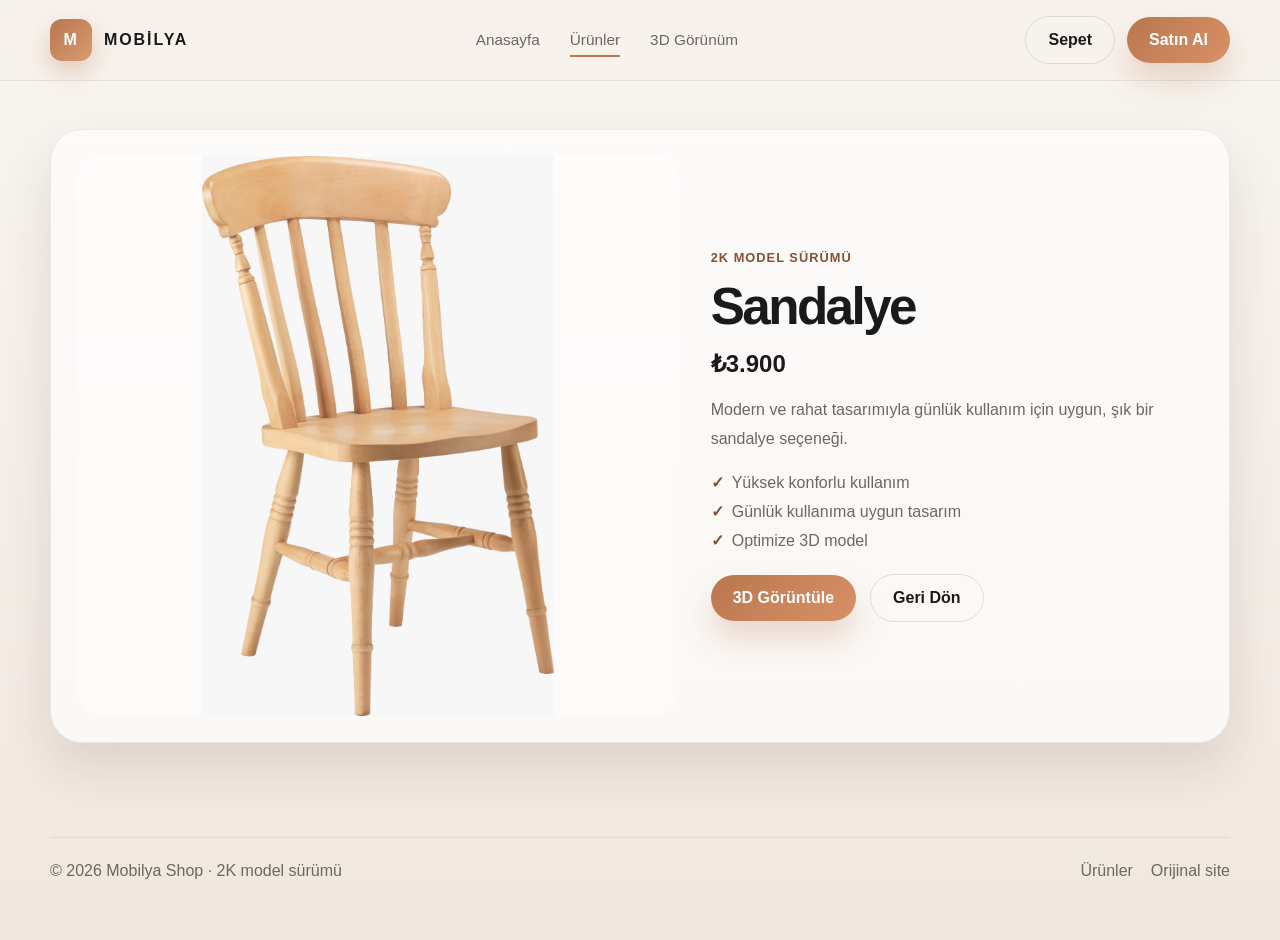
<file: product.html>
<!DOCTYPE html>
<html lang="tr">
  <head>
    <meta charset="UTF-8" />
    <meta name="viewport" content="width=device-width, initial-scale=1.0" />
    <title>Ürün Detayı | Mobilya Shop 2K</title>
    <link rel="stylesheet" href="styles.css" />
  </head>
  <body>
    <header>
      <div class="container navbar">
        <a href="index.html" class="brand" aria-label="2K ana sayfa"><span class="brand-mark">M</span><span>Mobilya</span></a>
        <nav class="nav-links" aria-label="Ana menü"><a href="index.html">Anasayfa</a><a href="index.html#products" class="active">Ürünler</a><a href="viewer.html?model=sandalye">3D Görünüm</a></nav>
        <div class="nav-actions"><button class="btn btn-secondary">Sepet</button><button class="btn btn-primary">Satın Al</button></div>
      </div>
    </header>

    <main class="product-detail">
      <div class="container">
        <div class="product-detail-card">
          <img id="productImage" src="" alt="Ürün görseli" />
          <div class="product-detail-copy">
            <span class="kicker">2K model sürümü</span>
            <h1 id="productName">Ürün adı</h1>
            <div class="price" id="productPrice">₺0</div>
            <p id="productDescription"></p>
            <ul class="feature-list"><li>Yüksek konforlu kullanım</li><li>Günlük kullanıma uygun tasarım</li><li>Optimize 3D model</li></ul>
            <div class="detail-actions"><a id="viewerLink" href="viewer.html?model=sandalye" class="btn btn-primary">3D Görüntüle</a><a href="index.html" class="btn btn-secondary">Geri Dön</a></div>
          </div>
        </div>
      </div>
    </main>

    <footer class="footer" id="contact"><div class="container footer-inner"><div>© 2026 Mobilya Shop · 2K model sürümü</div><div class="footer-links"><a href="index.html#products">Ürünler</a><a href="../index.html">Orijinal site</a></div></div></footer>

    <script>
      const products = {
        sandalye: { name: 'Sandalye', price: '₺3.900', description: 'Modern ve rahat tasarımıyla günlük kullanım için uygun, şık bir sandalye seçeneği.', image: 'sandalye.jpeg', model: 'sandalye' },
        'beige-armchair': { name: 'Beige Accent', price: '₺5.400', description: 'Krem tonlarında, sıcak ve rahat his veren modern koltuk.', image: 'armchair_PNG7062.png', model: 'teklikoltukkrem' },
        kanepe: { name: 'Kanepe', price: '₺8.900', description: 'Konforlu oturma alanı ve sade tasarımıyla salonunuza uyum sağlar.', image: 'kanepe.jfif', model: 'kanepe' },
        makyajmasasi: { name: 'Makyaj Masası', price: '₺7.500', description: 'İşlevsel depolama alanı ve zarif görünümüyle günlük hazırlık alanınıza düzen katar.', image: 'makyaj_masası.jfif', model: 'makyajmasasi' },
        baza: { name: 'Baza', price: '₺12.500', description: 'Yatak odanızda ek depolama alanı sağlayan kullanışlı baza.', image: 'baza.jpeg', model: 'baza' },
        dolap: { name: 'Dolap', price: '₺14.500', description: 'Geniş depolama alanı ve sade tasarımıyla yatak odanıza uyum sağlar.', image: 'dolap.jfif', model: 'dolap' },
        'l-koltuk': { name: 'L Koltuk', price: '₺18.900', description: 'Geniş oturma alanı ve köşe formuyla salonunuzda rahat kullanım sunar.', image: 'l_koltuk.jfif', model: 'l-koltuk' },
        sifonyer: { name: 'Şifonyer', price: '₺6.900', description: 'Günlük eşyalarınız için işlevsel çekmece alanı sunar.', image: 'şifonyer.jfif', model: 'sifonyer' }
      };

      const params = new URLSearchParams(window.location.search);
      const product = products[params.get('product')] || products.sandalye;
      document.title = product.name + ' | Mobilya Shop 2K';
      document.getElementById('productImage').src = product.image;
      document.getElementById('productImage').alt = product.name;
      document.getElementById('productName').textContent = product.name;
      document.getElementById('productPrice').textContent = product.price;
      document.getElementById('productDescription').textContent = product.description;
      document.getElementById('viewerLink').href = 'viewer.html?model=' + product.model;
    </script>
  </body>
</html>
</file>
<file: styles.css>
:root {
  --bg: #f7f2eb;
  --panel: #fffaf4;
  --card: #ffffff;
  --text: #1b1a1a;
  --muted: #6d6762;
  --primary: #b8774f;
  --primary-dark: #845133;
  --accent: #dec2a2;
  --line: rgba(27, 26, 26, 0.08);
  --shadow: 0 25px 50px rgba(66, 42, 23, 0.12);
}

* {
  box-sizing: border-box;
}

html {
  scroll-behavior: smooth;
}

body {
  margin: 0;
  font-family: "Segoe UI", Tahoma, Geneva, Verdana, sans-serif;
  background: linear-gradient(180deg, #f8f5f1 0%, #f1e7df 100%);
  color: var(--text);
}

a {
  text-decoration: none;
  color: inherit;
}

img {
  max-width: 100%;
  display: block;
}

button,
input,
textarea,
select {
  font: inherit;
}

.container {
  width: min(1180px, calc(100% - 32px));
  margin: 0 auto;
}

header {
  position: sticky;
  top: 0;
  z-index: 30;
  backdrop-filter: blur(12px);
  background: rgba(247, 242, 235, 0.8);
  border-bottom: 1px solid var(--line);
}

.navbar {
  display: flex;
  align-items: center;
  justify-content: space-between;
  min-height: 80px;
}

.brand {
  display: flex;
  align-items: center;
  gap: 12px;
  font-weight: 800;
  letter-spacing: 0.12em;
  text-transform: uppercase;
}

.brand-mark {
  width: 42px;
  height: 42px;
  border-radius: 12px;
  display: grid;
  place-items: center;
  background: linear-gradient(135deg, var(--primary), #d89b70);
  color: white;
  box-shadow: 0 10px 24px rgba(184, 119, 79, 0.35);
}

.nav-links {
  display: flex;
  align-items: center;
  gap: 30px;
  color: var(--muted);
  font-size: 0.96rem;
}

.nav-links a {
  position: relative;
}

.nav-links a::after {
  content: "";
  position: absolute;
  left: 0;
  bottom: -8px;
  width: 100%;
  height: 2px;
  background: var(--primary);
  transform: scaleX(0);
  transform-origin: left;
  transition: transform 0.25s ease;
}

.nav-links a:hover::after,
.nav-links a.active::after {
  transform: scaleX(1);
}

.nav-actions {
  display: flex;
  align-items: center;
  gap: 12px;
}

.btn {
  display: inline-flex;
  align-items: center;
  justify-content: center;
  border: none;
  border-radius: 999px;
  padding: 14px 22px;
  font-weight: 700;
  cursor: pointer;
  transition: transform 0.2s ease, box-shadow 0.2s ease;
}

.btn:hover {
  transform: translateY(-2px);
}

.btn-primary {
  background: linear-gradient(135deg, var(--primary), #d99166);
  color: white;
  box-shadow: 0 18px 30px rgba(184, 119, 79, 0.25);
}

.btn-secondary {
  background: transparent;
  border: 1px solid rgba(27, 26, 26, 0.12);
  color: var(--text);
}

.hero {
  padding: 64px 0 36px;
}

.hero-inner {
  display: grid;
  grid-template-columns: 1.1fr 0.9fr;
  align-items: center;
  gap: 48px;
}

.eyebrow {
  display: inline-flex;
  align-items: center;
  gap: 8px;
  padding: 8px 12px;
  border-radius: 999px;
  background: rgba(184, 119, 79, 0.12);
  color: var(--primary-dark);
  font-size: 0.8rem;
  font-weight: 700;
  letter-spacing: 0.08em;
  text-transform: uppercase;
}

.hero h1 {
  margin: 18px 0 16px;
  font-size: clamp(2.7rem, 5vw, 5rem);
  line-height: 0.96;
  letter-spacing: -0.06em;
}

.hero p {
  margin: 0 0 28px;
  max-width: 600px;
  color: var(--muted);
  font-size: 1.05rem;
  line-height: 1.8;
}

.hero-actions {
  display: flex;
  align-items: center;
  gap: 16px;
  margin-bottom: 24px;
}

.meta-row {
  display: flex;
  flex-wrap: wrap;
  gap: 26px;
  color: var(--muted);
  font-size: 0.9rem;
}

.meta-item strong {
  display: block;
  color: var(--text);
  font-size: 1.4rem;
  margin-bottom: 4px;
}

.hero-visual {
  position: relative;
  display: grid;
  place-items: center;
  min-height: 560px;
}

.visual-glow {
  position: absolute;
  width: 480px;
  height: 480px;
  border-radius: 50%;
  background: radial-gradient(circle, rgba(184, 119, 79, 0.26) 0%, rgba(184, 119, 79, 0) 65%);
  filter: blur(10px);
}

.product-card {
  position: relative;
  width: min(88%, 480px);
  border-radius: 30px;
  background: linear-gradient(180deg, rgba(255,255,255,0.84), rgba(255,255,255,0.58));
  border: 1px solid rgba(255,255,255,0.75);
  box-shadow: var(--shadow);
  padding: 18px;
  transform: rotate(-8deg);
}

.product-card::before {
  content: "";
  position: absolute;
  inset: 14px 16px auto auto;
  width: 120px;
  height: 120px;
  border-radius: 50%;
  background: rgba(255,255,255,0.05);
}

.product-img {
  width: 100%;
  height: 520px;
  object-fit: cover;
  border-radius: 24px;
}

.product-tag {
  position: absolute;
  left: 30px;
  bottom: 28px;
  display: inline-flex;
  align-items: center;
  gap: 10px;
  padding: 12px 18px;
  background: rgba(255,255,255,0.9);
  border: 1px solid rgba(0,0,0,0.04);
  border-radius: 999px;
  font-weight: 700;
  box-shadow: 0 14px 28px rgba(35, 29, 24, 0.12);
}

.product-tag span {
  width: 10px;
  height: 10px;
  border-radius: 50%;
  background: #47b56a;
  box-shadow: 0 0 0 6px rgba(71, 181, 106, 0.16);
}

.section {
  padding: 52px 0;
}

.section-top {
  display: flex;
  align-items: end;
  justify-content: space-between;
  gap: 20px;
  margin-bottom: 26px;
}

.section h2 {
  margin: 0;
  font-size: clamp(2rem, 3vw, 3rem);
  letter-spacing: -0.05em;
}

.section-subtitle {
  color: var(--muted);
  max-width: 520px;
  line-height: 1.7;
}

.product-grid {
  display: grid;
  grid-template-columns: repeat(3, minmax(0, 1fr));
  gap: 24px;
}

.product-item {
  display: block;
  background: rgba(255,255,255,0.55);
  border: 1px solid var(--line);
  border-radius: 24px;
  overflow: hidden;
  box-shadow: 0 18px 30px rgba(27, 26, 26, 0.04);
  transition: transform 0.2s ease, box-shadow 0.2s ease;
}

.product-item:hover {
  transform: translateY(-4px);
  box-shadow: 0 22px 34px rgba(27, 26, 26, 0.08);
}

.product-item img {
  width: 100%;
  height: 300px;
  object-fit: contain;
  background: rgba(255, 255, 255, 0.35);
}

.product-body {
  padding: 22px 22px 20px;
}

.product-body h3 {
  margin: 0 0 8px;
  font-size: 1.4rem;
}

.product-body p {
  margin: 0 0 18px;
  color: var(--muted);
  line-height: 1.7;
}

.product-meta {
  display: flex;
  align-items: center;
  justify-content: space-between;
  gap: 12px;
}

.price {
  font-size: 1.5rem;
  font-weight: 800;
}

.rating {
  color: #f1b742;
  font-weight: 700;
}

.viewer {
  display: grid;
  grid-template-columns: 1fr 1fr;
  gap: 30px;
  background: linear-gradient(135deg, rgba(255,255,255,0.6), rgba(255,255,255,0.32));
  border: 1px solid var(--line);
  border-radius: 32px;
  padding: 28px;
  box-shadow: var(--shadow);
}

.viewer-copy {
  display: flex;
  flex-direction: column;
  justify-content: center;
}

.viewer-copy h3 {
  font-size: clamp(2rem, 3vw, 3rem);
  margin: 0 0 16px;
  letter-spacing: -0.05em;
}

.viewer-copy p {
  margin: 0 0 18px;
  color: var(--muted);
  line-height: 1.8;
}

.viewer-list {
  list-style: none;
  padding: 0;
  margin: 0 0 22px;
  display: grid;
  gap: 10px;
}

.viewer-list li {
  display: flex;
  align-items: center;
  gap: 10px;
  color: var(--muted);
}

.viewer-list li::before {
  content: "";
  width: 10px;
  height: 10px;
  border-radius: 50%;
  background: linear-gradient(135deg, var(--primary), #d99b79);
  box-shadow: 0 0 0 6px rgba(184, 119, 79, 0.12);
}

.viewer-model {
  position: relative;
  min-height: 420px;
  border-radius: 28px;
  background: linear-gradient(145deg, #f9f4f0, #ebded0);
  overflow: hidden;
  display: grid;
  place-items: center;
  perspective: 1200px;
}

.model-scene {
  position: relative;
  width: 320px;
  height: 320px;
  transform-style: preserve-3d;
  transform: rotateX(18deg) rotateY(-24deg);
  animation: float 7s ease-in-out infinite;
}

@keyframes float {
  0%,
  100% {
    transform: rotateX(16deg) rotateY(-24deg) translateY(0px);
  }
  50% {
    transform: rotateX(18deg) rotateY(-18deg) translateY(-12px);
  }
}

.model-seat,
.model-back,
.model-leg,
.model-base {
  position: absolute;
  border-radius: 24px;
  transform-style: preserve-3d;
}

.model-seat {
  width: 190px;
  height: 110px;
  left: 65px;
  top: 90px;
  background: linear-gradient(135deg, #d7b08c, #b9724e);
  box-shadow: inset -10px -12px 18px rgba(90, 56, 33, 0.18);
}

.model-back {
  width: 170px;
  height: 140px;
  left: 75px;
  top: 18px;
  background: linear-gradient(135deg, #d5a985, #b6673e);
  border-radius: 30px 30px 20px 20px;
  transform: rotateX(-12deg);
}

.model-leg {
  width: 18px;
  height: 160px;
  background: linear-gradient(180deg, #6d4a39, #3a281f);
  top: 170px;
  border-radius: 14px;
  box-shadow: inset -8px 0 8px rgba(255,255,255,0.06);
}

.model-leg:nth-child(3) { left: 84px; }
.model-leg:nth-child(4) { left: 125px; }
.model-leg:nth-child(5) { left: 166px; }
.model-leg:nth-child(6) { left: 206px; }

.model-base {
  width: 220px;
  height: 18px;
  left: 50px;
  top: 280px;
  background: linear-gradient(90deg, #796456, #4d3930, #796456);
  border-radius: 20px;
  box-shadow: 0 18px 20px rgba(43, 31, 27, 0.2);
}

.product-detail {
  padding: 48px 0 70px;
}

.product-detail-card {
  display: grid;
  grid-template-columns: 1.1fr 0.9fr;
  gap: 32px;
  background: rgba(255,255,255,0.64);
  border: 1px solid var(--line);
  border-radius: 32px;
  padding: 26px;
  box-shadow: var(--shadow);
}

.product-detail img {
  width: 100%;
  border-radius: 24px;
  height: 560px;
  object-fit: contain;
  background: rgba(255, 255, 255, 0.35);
}

.product-detail-copy {
  display: flex;
  flex-direction: column;
  justify-content: center;
}

.kicker {
  font-size: 0.8rem;
  font-weight: 700;
  letter-spacing: 0.08em;
  text-transform: uppercase;
  color: var(--primary-dark);
}

.product-detail-copy h1 {
  margin: 12px 0 14px;
  font-size: clamp(2rem, 4vw, 4rem);
  letter-spacing: -0.05em;
}

.product-detail-copy .price {
  margin-bottom: 18px;
}

.product-detail-copy p {
  margin: 0 0 20px;
  color: var(--muted);
  line-height: 1.8;
}

.feature-list {
  list-style: none;
  margin: 0 0 24px;
  padding: 0;
  display: grid;
  gap: 10px;
  color: var(--muted);
}

.feature-list li::before {
  content: "✓";
  color: var(--primary-dark);
  font-weight: 700;
  margin-right: 8px;
}

.detail-actions {
  display: flex;
  align-items: center;
  gap: 14px;
  flex-wrap: wrap;
}

.viewer-page {
  padding: 48px 0 80px;
}

.viewer-shell {
  background: rgba(255,255,255,0.7);
  border: 1px solid var(--line);
  border-radius: 32px;
  padding: 26px;
  box-shadow: var(--shadow);
}

.viewer-header {
  display: flex;
  align-items: center;
  justify-content: space-between;
  gap: 16px;
  margin-bottom: 20px;
}

.viewer-header h1 {
  margin: 0;
  font-size: clamp(2rem, 3vw, 3rem);
  letter-spacing: -0.05em;
}

.viewer-comparison {
  display: grid;
  grid-template-columns: minmax(0, 1fr);
  gap: 18px;
}

.viewer-compare-panel {
  min-width: 0;
  overflow: hidden;
  border: 1px solid var(--line);
  border-radius: 20px;
  background: rgba(255,255,255,0.42);
}

.viewer-compare-panel--optimized {
  display: none;
}

.viewer-compare-heading {
  display: flex;
  align-items: baseline;
  justify-content: space-between;
  gap: 12px;
  padding: 14px 16px;
}

.viewer-compare-heading h2 {
  margin: 0;
  font-size: 1.15rem;
}

.viewer-compare-heading span {
  color: var(--muted);
  font-size: 0.85rem;
  text-align: right;
}

.viewer-box {
  width: 100%;
  height: 460px;
  overflow: hidden;
  background: linear-gradient(145deg, #f5efe9, #e9d9c8);
}

model-viewer {
  width: 100%;
  height: 100%;
  --progress-bar-color: #b8774f;
  --progress-mask: #d9b399;
  --poster-color: transparent;
}

.footer {
  padding: 24px 0 60px;
}

.footer-inner {
  display: flex;
  align-items: center;
  justify-content: space-between;
  gap: 18px;
  border-top: 1px solid var(--line);
  padding-top: 24px;
  color: var(--muted);
}

.footer-links {
  display: flex;
  align-items: center;
  gap: 18px;
}

@media (max-width: 900px) {
  .hero-inner,
  .viewer,
  .viewer-comparison,
  .product-detail-card,
  .product-grid {
    grid-template-columns: 1fr;
  }

  .nav-links {
    display: none;
  }

  .section-top {
    flex-direction: column;
    align-items: flex-start;
  }

  .hero {
    padding-top: 36px;
  }

  .product-card {
    transform: rotate(0deg);
  }
}

@media (max-width: 560px) {
  .navbar {
    padding: 12px 0;
  }

  .nav-actions {
    gap: 8px;
  }

  .btn {
    padding: 12px 16px;
  }

  .hero-actions,
  .detail-actions {
    flex-direction: column;
    align-items: flex-start;
  }

  .footer-inner {
    flex-direction: column;
    align-items: flex-start;
  }

  .viewer-box {
    height: 420px;
  }
}
</file>
